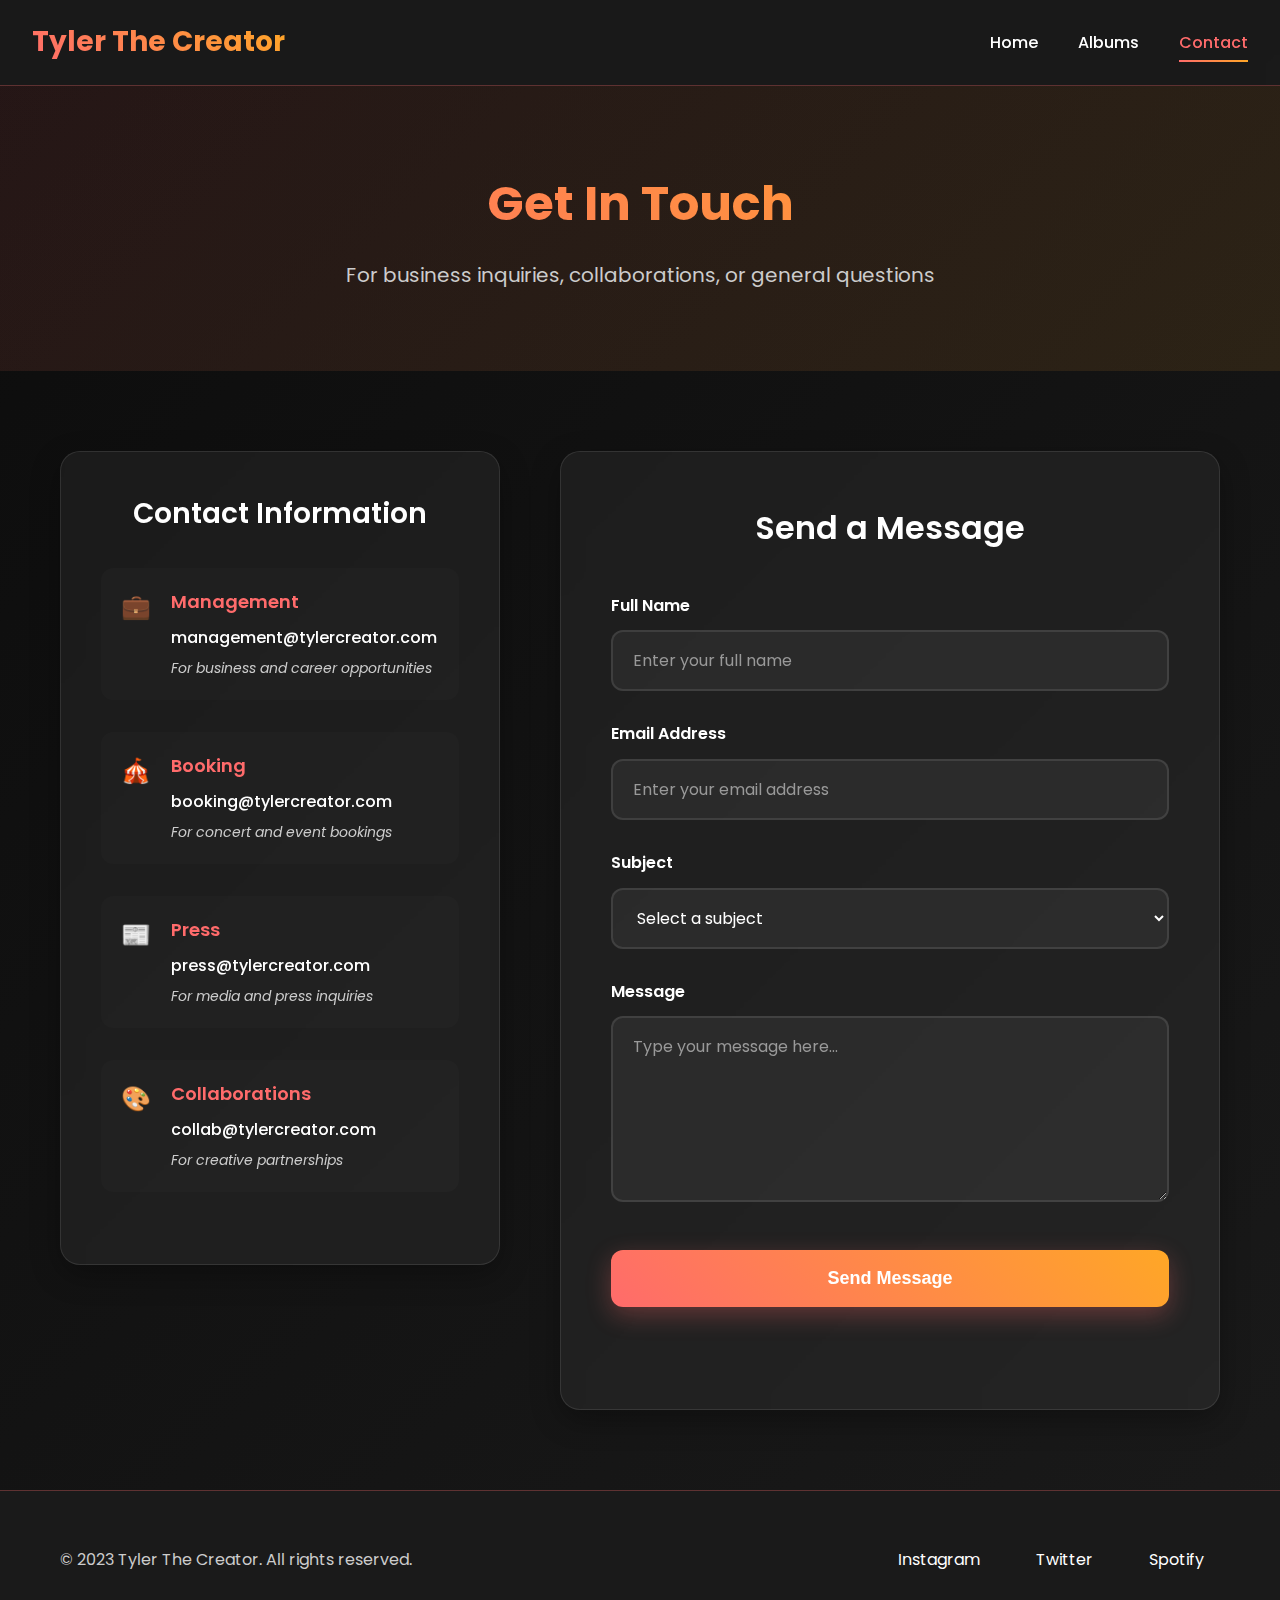
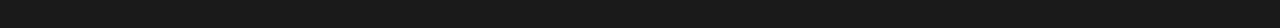
<file: contact.html>
<!DOCTYPE html>
<html lang="en">
<head>
    <meta charset="UTF-8">
    <meta name="viewport" content="width=device-width, initial-scale=1.0">
    <meta name="description" content="Contact Tyler The Creator's team for inquiries and collaborations">
    <title>Tyler The Creator | Contact</title>
    <link rel="stylesheet" href="styles.css">
    <link href="https://fonts.googleapis.com/css2?family=Poppins:wght@300;400;500;600;700&display=swap" rel="stylesheet">
</head>
<body>
    <header>
        <nav class="navbar">
            <div class="nav-brand">
                <h1>Tyler The Creator</h1>
            </div>
            <ul class="nav-menu" id="nav-menu">
                <li class="nav-item"><a href="index.html" class="nav-link">Home</a></li>
                <li class="nav-item"><a href="albums.html" class="nav-link">Albums</a></li>
                <li class="nav-item"><a href="contact.html" class="nav-link active">Contact</a></li>
            </ul>
            <div class="hamburger" id="hamburger">
                <span></span>
                <span></span>
                <span></span>
            </div>
        </nav>
    </header>

    <main>
        <section class="contact-header">
            <div class="container">
                <h1>Get In Touch</h1>
                <p>For business inquiries, collaborations, or general questions</p>
            </div>
        </section>

        <section class="contact-form-section">
            <div class="container">
                <div class="contact-wrapper">
                    <div class="contact-info">
                        <h2>Contact Information</h2>
                        <div class="info-item">
                            <div class="info-icon">💼</div>
                            <div class="info-content">
                                <h3>Management</h3>
                                <p>management@tylercreator.com</p>
                                <span>For business and career opportunities</span>
                            </div>
                        </div>
                        <div class="info-item">
                            <div class="info-icon">🎪</div>
                            <div class="info-content">
                                <h3>Booking</h3>
                                <p>booking@tylercreator.com</p>
                                <span>For concert and event bookings</span>
                            </div>
                        </div>
                        <div class="info-item">
                            <div class="info-icon">📰</div>
                            <div class="info-content">
                                <h3>Press</h3>
                                <p>press@tylercreator.com</p>
                                <span>For media and press inquiries</span>
                            </div>
                        </div>
                        <div class="info-item">
                            <div class="info-icon">🎨</div>
                            <div class="info-content">
                                <h3>Collaborations</h3>
                                <p>collab@tylercreator.com</p>
                                <span>For creative partnerships</span>
                            </div>
                        </div>
                    </div>

                    <form class="contact-form" id="contact-form">
                        <h2>Send a Message</h2>
                        <div class="form-group">
                            <label for="name">Full Name</label>
                            <input type="text" id="name" name="name" required placeholder="Enter your full name">
                            <span class="error-message" id="name-error"></span>
                        </div>

                        <div class="form-group">
                            <label for="email">Email Address</label>
                            <input type="email" id="email" name="email" required placeholder="Enter your email address">
                            <span class="error-message" id="email-error"></span>
                        </div>

                        <div class="form-group">
                            <label for="subject">Subject</label>
                            <select id="subject" name="subject" required>
                                <option value="">Select a subject</option>
                                <option value="collaboration">Collaboration</option>
                                <option value="booking">Booking</option>
                                <option value="press">Press Inquiry</option>
                                <option value="other">Other</option>
                            </select>
                            <span class="error-message" id="subject-error"></span>
                        </div>

                        <div class="form-group">
                            <label for="message">Message</label>
                            <textarea id="message" name="message" rows="6" required placeholder="Type your message here..."></textarea>
                            <span class="error-message" id="message-error"></span>
                        </div>

                        <button type="submit" class="submit-button">
                            <span>Send Message</span>
                            <div class="button-hover-effect"></div>
                        </button>
                        <div id="form-message"></div>
                    </form>
                </div>
            </div>
        </section>
    </main>

    <footer>
        <div class="container">
            <p>&copy; 2023 Tyler The Creator. All rights reserved.</p>
            <div class="social-links">
                <a href="#">Instagram</a>
                <a href="#">Twitter</a>
                <a href="#">Spotify</a>
            </div>
        </div>
    </footer>

    <script src="script.js"></script>
</body>
</html>
</file>
<file: styles.css>
/* Reset and Base Styles */
* {
    margin: 0;
    padding: 0;
    box-sizing: border-box;
}

body {
    font-family: 'Poppins', sans-serif;
    line-height: 1.6;
    color: #333;
    background: linear-gradient(135deg, #0c0c0c 0%, #1a1a1a 100%);
    min-height: 100vh;
}

.container {
    max-width: 1200px;
    margin: 0 auto;
    padding: 0 20px;
}

/* Navigation */
.navbar {
    display: flex;
    justify-content: space-between;
    align-items: center;
    padding: 20px 32px;
    background: rgba(26, 26, 26, 0.95);
    backdrop-filter: blur(10px);
    color: white;
    position: sticky;
    top: 0;
    z-index: 1000;
    border-bottom: 1px solid rgba(255, 107, 107, 0.3);
}

.nav-brand h1 {
    font-size: 28px;
    background: linear-gradient(45deg, #ff6b6b, #ffa726);
    -webkit-background-clip: text;
    -webkit-text-fill-color: transparent;
    background-clip: text;
    font-weight: 700;
}

.nav-menu {
    display: flex;
    list-style: none;
    gap: 40px;
}

.nav-link {
    text-decoration: none;
    color: white;
    font-weight: 500;
    transition: all 0.3s ease;
    position: relative;
    padding: 8px 0;
    font-size: 16px;
}

.nav-link::after {
    content: '';
    position: absolute;
    bottom: 0;
    left: 0;
    width: 0;
    height: 2px;
    background: linear-gradient(45deg, #ff6b6b, #ffa726);
    transition: width 0.3s ease;
}

.nav-link:hover::after,
.nav-link.active::after {
    width: 100%;
}

.nav-link:hover,
.nav-link.active {
    color: #ff6b6b;
}

.hamburger {
    display: none;
    flex-direction: column;
    cursor: pointer;
}

.hamburger span {
    width: 25px;
    height: 3px;
    background: white;
    margin: 3px 0;
    transition: 0.3s;
}

/* Button Hover Effect */
.button-hover-effect {
    position: absolute;
    top: 0;
    left: -100%;
    width: 100%;
    height: 100%;
    background: linear-gradient(45deg, #ffa726, #ff6b6b);
    transition: left 0.4s ease;
    border-radius: 50px;
}

/* Footer */
footer {
    background: rgba(26, 26, 26, 0.95);
    color: white;
    padding: 48px 0;
    text-align: center;
    border-top: 1px solid rgba(255, 107, 107, 0.3);
}

footer .container {
    display: flex;
    justify-content: space-between;
    align-items: center;
}

footer p {
    font-size: 16px;
    color: #ccc;
}

.social-links {
    display: flex;
    gap: 24px;
}

.social-links a {
    color: white;
    text-decoration: none;
    transition: all 0.3s ease;
    padding: 8px 16px;
    border-radius: 5px;
    position: relative;
    overflow: hidden;
    font-size: 16px;
}

.social-links a::before {
    content: '';
    position: absolute;
    top: 0;
    left: -100%;
    width: 100%;
    height: 100%;
    background: linear-gradient(45deg, #ff6b6b, #ffa726);
    transition: left 0.3s ease;
    z-index: -1;
}

.social-links a:hover::before {
    left: 0;
}

.social-links a:hover {
    color: white;
    transform: translateY(-2px);
}

/* Home Page Styles */
.hero {
    background: linear-gradient(rgba(0,0,0,0.7), rgba(0,0,0,0.7)), 
                url('https://images.unsplash.com/photo-1493225457124-a3eb161ffa5f?ixlib=rb-4.0.3&ixid=M3wxMjA3fDB8MHxwaG90by1wYWdlfHx8fGVufDB8fHx8fA%3D%3D&auto=format&fit=crop&w=2070&q=80');
    background-size: cover;
    background-position: center;
    height: 80vh;
    display: flex;
    align-items: center;
    justify-content: center;
    text-align: center;
    color: white;
    position: relative;
}

.hero-content h2 {
    font-size: 56px;
    margin-bottom: 24px;
    background: linear-gradient(45deg, #ff6b6b, #ffa726);
    -webkit-background-clip: text;
    -webkit-text-fill-color: transparent;
    background-clip: text;
    font-weight: 700;
}

.hero-content p {
    font-size: 20px;
    margin-bottom: 40px;
    color: #ccc;
    max-width: 600px;
    margin-left: auto;
    margin-right: auto;
}

.cta-button {
    position: relative;
    padding: 16px 40px;
    background: linear-gradient(45deg, #ff6b6b, #ffa726);
    color: white;
    border: none;
    border-radius: 50px;
    font-size: 18px;
    font-weight: 600;
    cursor: pointer;
    transition: all 0.4s ease;
    overflow: hidden;
    box-shadow: 0 8px 25px rgba(255, 107, 107, 0.4);
}

.cta-button span {
    position: relative;
    z-index: 2;
}

.cta-button:hover .button-hover-effect {
    left: 0;
}

.cta-button:hover {
    transform: translateY(-3px);
    box-shadow: 0 12px 35px rgba(255, 107, 107, 0.6);
}

.featured-album {
    padding: 80px 0;
    background: rgba(255, 255, 255, 0.02);
}

.featured-album h2 {
    text-align: center;
    margin-bottom: 60px;
    font-size: 42px;
    color: white;
    font-weight: 600;
}

.featured-album-card {
    display: flex;
    align-items: center;
    gap: 60px;
    background: rgba(255, 255, 255, 0.05);
    padding: 50px;
    border-radius: 20px;
    box-shadow: 0 15px 40px rgba(0,0,0,0.4);
    backdrop-filter: blur(10px);
    border: 1px solid rgba(255, 255, 255, 0.1);
    transition: all 0.4s ease;
}

.featured-album-card:hover {
    transform: translateY(-10px);
    box-shadow: 0 25px 50px rgba(255, 107, 107, 0.3);
    border-color: rgba(255, 107, 107, 0.3);
}

.featured-album-image {
    position: relative;
    flex-shrink: 0;
    border-radius: 15px;
    overflow: hidden;
    box-shadow: 0 15px 35px rgba(0,0,0,0.5);
    transition: all 0.4s ease;
    width: 350px;
    height: 350px;
    display: flex;
    align-items: center;
    justify-content: center;
    background: #2a2a2a;
}

.featured-album-image img {
    width: 100%;
    height: 100%;
    object-fit: cover;
    display: block;
    transition: all 0.4s ease;
}

.album-overlay {
    position: absolute;
    top: 0;
    left: 0;
    width: 100%;
    height: 100%;
    background: linear-gradient(45deg, rgba(255, 107, 107, 0.8), rgba(255, 167, 38, 0.8));
    display: flex;
    align-items: center;
    justify-content: center;
    opacity: 0;
    transition: all 0.4s ease;
}

.featured-album-image:hover .album-overlay {
    opacity: 1;
}

.play-icon {
    font-size: 48px;
    color: white;
    transform: scale(0.8);
    transition: all 0.3s ease;
}

.featured-album-image:hover .play-icon {
    transform: scale(1);
}

.featured-album-info {
    flex: 1;
}

.featured-album-info h3 {
    font-size: 36px;
    margin-bottom: 16px;
    color: white;
    font-weight: 600;
}

.release-date {
    font-size: 18px;
    color: #ff6b6b;
    font-weight: 500;
    margin-bottom: 12px;
}

.album-genre {
    font-size: 16px;
    color: #ccc;
    margin-bottom: 12px;
    font-style: italic;
}

.album-tracks {
    font-size: 16px;
    color: #999;
    margin-bottom: 32px;
}

.featured-album-actions {
    display: flex;
    gap: 20px;
}

.listen-button,
.view-details-button {
    position: relative;
    padding: 12px 32px;
    border: none;
    border-radius: 50px;
    font-size: 16px;
    font-weight: 600;
    cursor: pointer;
    transition: all 0.4s ease;
    overflow: hidden;
    min-width: 140px;
}

.listen-button {
    background: linear-gradient(45deg, #ff6b6b, #ffa726);
    color: white;
    box-shadow: 0 5px 15px rgba(255, 107, 107, 0.3);
}

.view-details-button {
    background: transparent;
    color: white;
    border: 2px solid rgba(255, 255, 255, 0.3);
}

.listen-button:hover .button-hover-effect,
.view-details-button:hover .button-hover-effect {
    left: 0;
}

.listen-button:hover,
.view-details-button:hover {
    transform: translateY(-3px);
}

.view-details-button:hover {
    border-color: #ff6b6b;
    background: rgba(255, 107, 107, 0.1);
}

.updates {
    padding: 80px 0;
}

.updates h2 {
    text-align: center;
    margin-bottom: 60px;
    font-size: 42px;
    color: white;
    font-weight: 600;
}

.update-grid {
    display: grid;
    grid-template-columns: repeat(auto-fit, minmax(350px, 1fr));
    gap: 40px;
}

.update-card {
    background: rgba(255, 255, 255, 0.05);
    padding: 40px;
    border-radius: 20px;
    box-shadow: 0 10px 30px rgba(0,0,0,0.3);
    transition: all 0.4s ease;
    backdrop-filter: blur(10px);
    border: 1px solid rgba(255, 255, 255, 0.1);
    text-align: center;
}

.update-card:hover {
    transform: translateY(-10px);
    box-shadow: 0 20px 40px rgba(255, 107, 107, 0.2);
    border-color: rgba(255, 107, 107, 0.3);
}

.update-icon {
    font-size: 48px;
    margin-bottom: 20px;
}

.update-card h3 {
    font-size: 24px;
    margin-bottom: 16px;
    color: white;
    font-weight: 600;
}

.update-card p {
    font-size: 16px;
    color: #ccc;
    margin-bottom: 20px;
    line-height: 1.6;
}

.update-date {
    color: #ff6b6b;
    font-weight: 600;
    font-size: 14px;
}

/* Albums Page Styles */
.albums-header {
    background: linear-gradient(135deg, rgba(255, 107, 107, 0.1) 0%, rgba(255, 167, 38, 0.1) 100%);
    padding: 80px 0;
    text-align: center;
    position: relative;
    overflow: hidden;
}

.albums-header h1 {
    font-size: 48px;
    margin-bottom: 16px;
    background: linear-gradient(45deg, #ff6b6b, #ffa726);
    -webkit-background-clip: text;
    -webkit-text-fill-color: transparent;
    background-clip: text;
    font-weight: 700;
    position: relative;
}

.albums-header p {
    font-size: 20px;
    color: #ccc;
    position: relative;
}

.albums-grid {
    padding: 80px 0;
}

.album-item {
    display: flex;
    align-items: center;
    gap: 48px;
    margin-bottom: 64px;
    background: rgba(255, 255, 255, 0.05);
    padding: 40px;
    border-radius: 20px;
    box-shadow: 0 10px 30px rgba(0, 0, 0, 0.3);
    transition: all 0.4s ease;
    backdrop-filter: blur(10px);
    border: 1px solid rgba(255, 255, 255, 0.1);
    position: relative;
    overflow: hidden;
}

.album-item::before {
    content: '';
    position: absolute;
    top: 0;
    left: -100%;
    width: 100%;
    height: 100%;
    background: linear-gradient(90deg, transparent, rgba(255, 107, 107, 0.1), transparent);
    transition: left 0.6s ease;
}

.album-item:hover::before {
    left: 100%;
}

.album-item:hover {
    transform: translateY(-10px);
    box-shadow: 0 20px 40px rgba(255, 107, 107, 0.2);
    border-color: rgba(255, 107, 107, 0.3);
}

.album-image-container {
    position: relative;
    flex-shrink: 0;
    border-radius: 15px;
    overflow: hidden;
    box-shadow: 0 10px 25px rgba(0, 0, 0, 0.5);
    transition: all 0.4s ease;
    width: 300px;
    height: 300px;
    display: flex;
    align-items: center;
    justify-content: center;
    background: #2a2a2a;
}

.album-item:hover .album-image-container {
    transform: scale(1.05) rotate(2deg);
    box-shadow: 0 15px 35px rgba(255, 107, 107, 0.4);
}

.album-image-container img {
    width: 100%;
    height: 100%;
    object-fit: cover;
    display: block;
    transition: all 0.4s ease;
}

.album-image-container:hover .album-overlay {
    opacity: 1;
}

.album-details {
    flex: 1;
}

.album-details h3 {
    font-size: 32px;
    margin-bottom: 16px;
    color: white;
    font-weight: 600;
}

.release-year {
    font-size: 18px;
    color: #ff6b6b;
    font-weight: 500;
    margin-bottom: 8px;
}

.genre {
    font-size: 16px;
    color: #ccc;
    margin-bottom: 8px;
    font-style: italic;
}

.tracks {
    font-size: 16px;
    color: #999;
    margin-bottom: 24px;
}

.album-button {
    position: relative;
    padding: 12px 32px;
    background: linear-gradient(45deg, #ff6b6b, #ffa726);
    color: white;
    border: none;
    border-radius: 50px;
    font-size: 16px;
    font-weight: 600;
    cursor: pointer;
    transition: all 0.4s ease;
    overflow: hidden;
    box-shadow: 0 5px 15px rgba(255, 107, 107, 0.3);
    min-width: 160px;
}

.album-button span {
    position: relative;
    z-index: 2;
}

.album-button:hover .button-hover-effect {
    left: 0;
}

.album-button:hover {
    transform: translateY(-3px);
    box-shadow: 0 8px 25px rgba(255, 107, 107, 0.5);
}

.album-button:active {
    transform: translateY(-1px);
}

/* Contact Page Styles */
.contact-header {
    background: linear-gradient(135deg, rgba(255, 107, 107, 0.1) 0%, rgba(255, 167, 38, 0.1) 100%);
    padding: 80px 0;
    text-align: center;
    position: relative;
    overflow: hidden;
}

.contact-header h1 {
    font-size: 48px;
    margin-bottom: 16px;
    background: linear-gradient(45deg, #ff6b6b, #ffa726);
    -webkit-background-clip: text;
    -webkit-text-fill-color: transparent;
    background-clip: text;
    font-weight: 700;
    position: relative;
}

.contact-header p {
    font-size: 20px;
    color: #ccc;
    position: relative;
}

.contact-form-section {
    padding: 80px 0;
}

.contact-wrapper {
    display: grid;
    grid-template-columns: 1fr 1.5fr;
    gap: 60px;
}

.contact-info {
    background: rgba(255, 255, 255, 0.05);
    padding: 40px;
    border-radius: 20px;
    box-shadow: 0 10px 30px rgba(0,0,0,0.3);
    backdrop-filter: blur(10px);
    border: 1px solid rgba(255, 255, 255, 0.1);
    height: fit-content;
}

.contact-info h2 {
    font-size: 28px;
    margin-bottom: 32px;
    color: white;
    font-weight: 600;
    text-align: center;
}

.info-item {
    display: flex;
    align-items: flex-start;
    gap: 20px;
    margin-bottom: 32px;
    padding: 20px;
    border-radius: 12px;
    transition: all 0.3s ease;
    background: rgba(255, 255, 255, 0.02);
}

.info-item:hover {
    background: rgba(255, 107, 107, 0.1);
    transform: translateX(10px);
}

.info-icon {
    font-size: 24px;
    flex-shrink: 0;
}

.info-content h3 {
    font-size: 18px;
    color: #ff6b6b;
    margin-bottom: 8px;
    font-weight: 600;
}

.info-content p {
    font-size: 16px;
    color: white;
    margin-bottom: 4px;
    font-weight: 500;
}

.info-content span {
    font-size: 14px;
    color: #ccc;
    font-style: italic;
}

.contact-form {
    background: rgba(255, 255, 255, 0.05);
    padding: 50px;
    border-radius: 20px;
    box-shadow: 0 10px 30px rgba(0,0,0,0.3);
    backdrop-filter: blur(10px);
    border: 1px solid rgba(255, 255, 255, 0.1);
}

.contact-form h2 {
    font-size: 32px;
    margin-bottom: 40px;
    color: white;
    font-weight: 600;
    text-align: center;
}

.form-group {
    margin-bottom: 30px;
}

.form-group label {
    display: block;
    margin-bottom: 12px;
    font-weight: 600;
    color: white;
    font-size: 16px;
}

.form-group input,
.form-group select,
.form-group textarea {
    width: 100%;
    padding: 16px 20px;
    border: 2px solid rgba(255, 255, 255, 0.1);
    border-radius: 12px;
    font-size: 16px;
    background: rgba(255, 255, 255, 0.05);
    color: white;
    transition: all 0.3s ease;
    font-family: 'Poppins', sans-serif;
}

.form-group input:focus,
.form-group select:focus,
.form-group textarea:focus {
    outline: none;
    border-color: #ff6b6b;
    background: rgba(255, 255, 255, 0.08);
    box-shadow: 0 0 0 3px rgba(255, 107, 107, 0.1);
}

.form-group input::placeholder,
.form-group textarea::placeholder {
    color: #999;
}

.form-group textarea {
    resize: vertical;
    min-height: 120px;
}

.error-message {
    color: #ff6b6b;
    font-size: 14px;
    margin-top: 8px;
    display: block;
}

.submit-button {
    position: relative;
    width: 100%;
    padding: 18px;
    background: linear-gradient(45deg, #ff6b6b, #ffa726);
    color: white;
    border: none;
    border-radius: 12px;
    font-size: 18px;
    font-weight: 600;
    cursor: pointer;
    transition: all 0.4s ease;
    overflow: hidden;
    box-shadow: 0 8px 25px rgba(255, 107, 107, 0.3);
    margin-top: 10px;
}

.submit-button:hover .button-hover-effect {
    left: 0;
}

.submit-button:hover {
    transform: translateY(-3px);
    box-shadow: 0 12px 35px rgba(255, 107, 107, 0.5);
}

#form-message {
    margin-top: 20px;
    padding: 16px;
    border-radius: 12px;
    text-align: center;
    font-weight: 500;
}

/* Responsive Design */
@media (max-width: 768px) {
    .hamburger {
        display: flex;
    }

    .nav-menu {
        position: fixed;
        left: -100%;
        top: 80px;
        flex-direction: column;
        background: rgba(26, 26, 26, 0.98);
        width: 100%;
        text-align: center;
        transition: 0.3s;
        padding: 32px 0;
        backdrop-filter: blur(10px);
        gap: 24px;
    }

    .nav-menu.active {
        left: 0;
    }

    /* Home Page Responsive */
    .hero-content h2 {
        font-size: 36px;
    }
    
    .hero-content p {
        font-size: 18px;
    }
    
    .featured-album-card {
        flex-direction: column;
        text-align: center;
        padding: 32px;
        gap: 32px;
    }
    
    .featured-album-image {
        width: 250px;
        height: 250px;
    }
    
    .featured-album-actions {
        justify-content: center;
        flex-wrap: wrap;
    }
    
    .update-grid {
        grid-template-columns: 1fr;
    }

    /* Albums Page Responsive */
    .albums-header h1 {
        font-size: 36px;
    }

    .albums-header p {
        font-size: 18px;
    }

    .album-item {
        flex-direction: column;
        text-align: center;
        gap: 32px;
        padding: 32px;
        margin-bottom: 48px;
    }

    .album-image-container {
        width: 250px;
        height: 250px;
    }

    /* Contact Page Responsive */
    .contact-wrapper {
        grid-template-columns: 1fr;
        gap: 40px;
    }
    
    .contact-form {
        padding: 32px;
    }

    footer .container {
        flex-direction: column;
        gap: 24px;
    }

    .social-links {
        gap: 16px;
    }
}

@media (max-width: 480px) {
    .navbar {
        padding: 16px 20px;
    }

    .nav-brand h1 {
        font-size: 24px;
    }

    /* Home Page */
    .hero {
        height: 70vh;
    }
    
    .hero-content h2 {
        font-size: 28px;
    }
    
    .featured-album-image {
        width: 220px;
        height: 220px;
    }

    /* Albums Page */
    .albums-header {
        padding: 48px 0;
    }
    
    .albums-header h1 {
        font-size: 28px;
    }
    
    .albums-header p {
        font-size: 16px;
    }
    
    .album-item {
        padding: 24px;
        margin-bottom: 32px;
        gap: 24px;
    }
    
    .album-image-container {
        width: 220px;
        height: 220px;
    }

    /* Contact Page */
    .contact-info,
    .contact-form {
        padding: 24px;
    }

    .album-button,
    .listen-button,
    .view-details-button {
        padding: 10px 24px;
        font-size: 14px;
        min-width: 140px;
    }

    .play-icon {
        font-size: 36px;
    }
}
</file>
